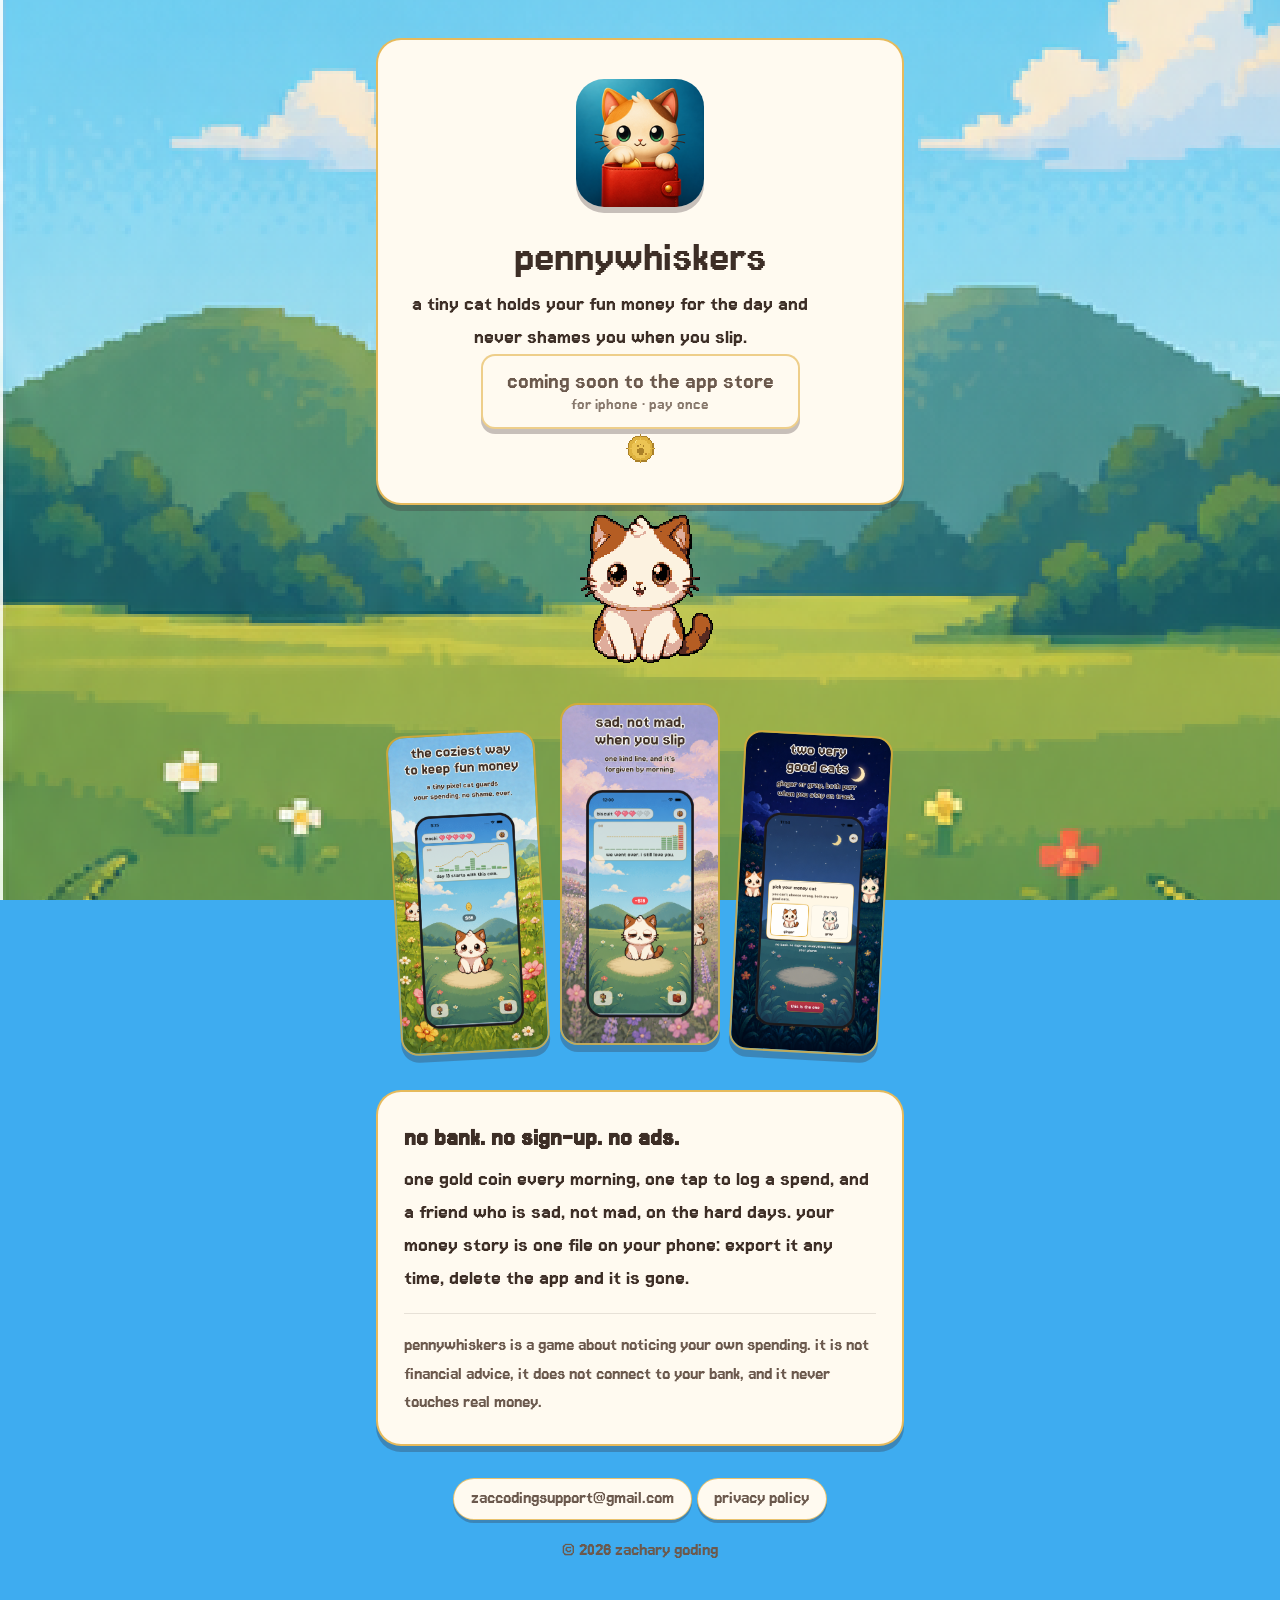
<file: index.html>
<!doctype html>
<html lang="en">
<head>
<meta charset="utf-8">
<meta name="viewport" content="width=device-width, initial-scale=1">
<title>Pennywhiskers: a kind pet for your fun money</title>
<meta name="description" content="A tiny cat holds your fun money for the day and never shames you when you slip. No bank, no sign-up. Everything stays on your phone.">
<link rel="icon" href="icon.png">
<link rel="stylesheet" href="style.css?v=8">
<style>
  .hero { text-align: center; padding: 2.4rem 1.5rem 4.6rem; margin-bottom: 12.4rem; }
  .icon { width: 128px; height: 128px; border-radius: 28px; box-shadow: 0 6px 0 var(--shadow); }
  .hero h1 { margin: 1rem 0 .5rem; }
  .hook { max-width: 26rem; margin: 0 auto 1.6rem; }
  .hero .cat { left: 50%; bottom: -170px; margin-left: -92px; }
  .hero .coin { left: 50%; bottom: 40px; margin-left: -15px; }
  .shots { display: flex; justify-content: center; align-items: flex-end; gap: 1.1rem; padding: 0 .4rem; }
  .shots img { width: 29%; border-radius: 18px; box-shadow: 0 7px 0 var(--shadow); border: 2px solid rgba(224, 171, 56, 0.8); }
  .shots img:nth-child(1) { transform: rotate(-3deg) translateY(8px); }
  .shots img:nth-child(2) { width: 31%; }
  .shots img:nth-child(3) { transform: rotate(3deg) translateY(8px); }
  @media (max-width: 430px) {
    .hero { margin-bottom: 10.4rem; }
    .hero .cat { bottom: -144px; margin-left: -78px; }
    .shots { gap: .7rem; }
  }
  .promise strong { display: block; font-size: 26px; margin-bottom: .3rem; }
  
</style>
</head>
<body>
<div class="meadow" aria-hidden="true"></div>
<main>
  <section class="card hero">
    <img class="icon" src="icon.png" alt="the pennywhiskers app icon: a cat peeking out of a wallet">
    <h1>pennywhiskers</h1>
    <p class="hook">a tiny cat holds your fun money for the day and never shames you when you slip.</p>
    <span class="button quiet">coming soon to the app store<small>for iphone · pay once</small></span>
    <img class="coin" src="coin.png" alt="">
    <img class="cat" src="cat.png" alt="mochi, the ginger money cat, sitting in the meadow">
  </section>

  <div class="shots">
    <img src="shot-01-hero.png" alt="the meadow: mochi guarding the day's coin">
    <img src="shot-04-kind.png" alt="a day over budget: the cat is sad, not mad, and it is forgiven by morning">
    <img src="shot-06-cats.png" alt="picking your money cat: ginger or gray">
  </div>

  <section class="card promise">
    <p><strong>no bank. no sign-up. no ads.</strong>one gold coin every morning, one tap to log a spend, and a friend who is sad, not mad, on the hard days. your money story is one file on your phone: export it any time, delete the app and it is gone.</p>
    <hr>
    <p class="subtle small">pennywhiskers is a game about noticing your own spending. it is not financial advice, it does not connect to your bank, and it never touches real money.</p>
  </section>

  <footer>
    <a class="pill" href="mailto:zaccodingsupport@gmail.com">zaccodingsupport@gmail.com</a>
    <a class="pill" href="privacy.html">privacy policy</a>
    <p class="subtle small" style="margin-top:1rem">© 2026 zachary goding</p>
  </footer>
</main>
</body>
</html>
</file>
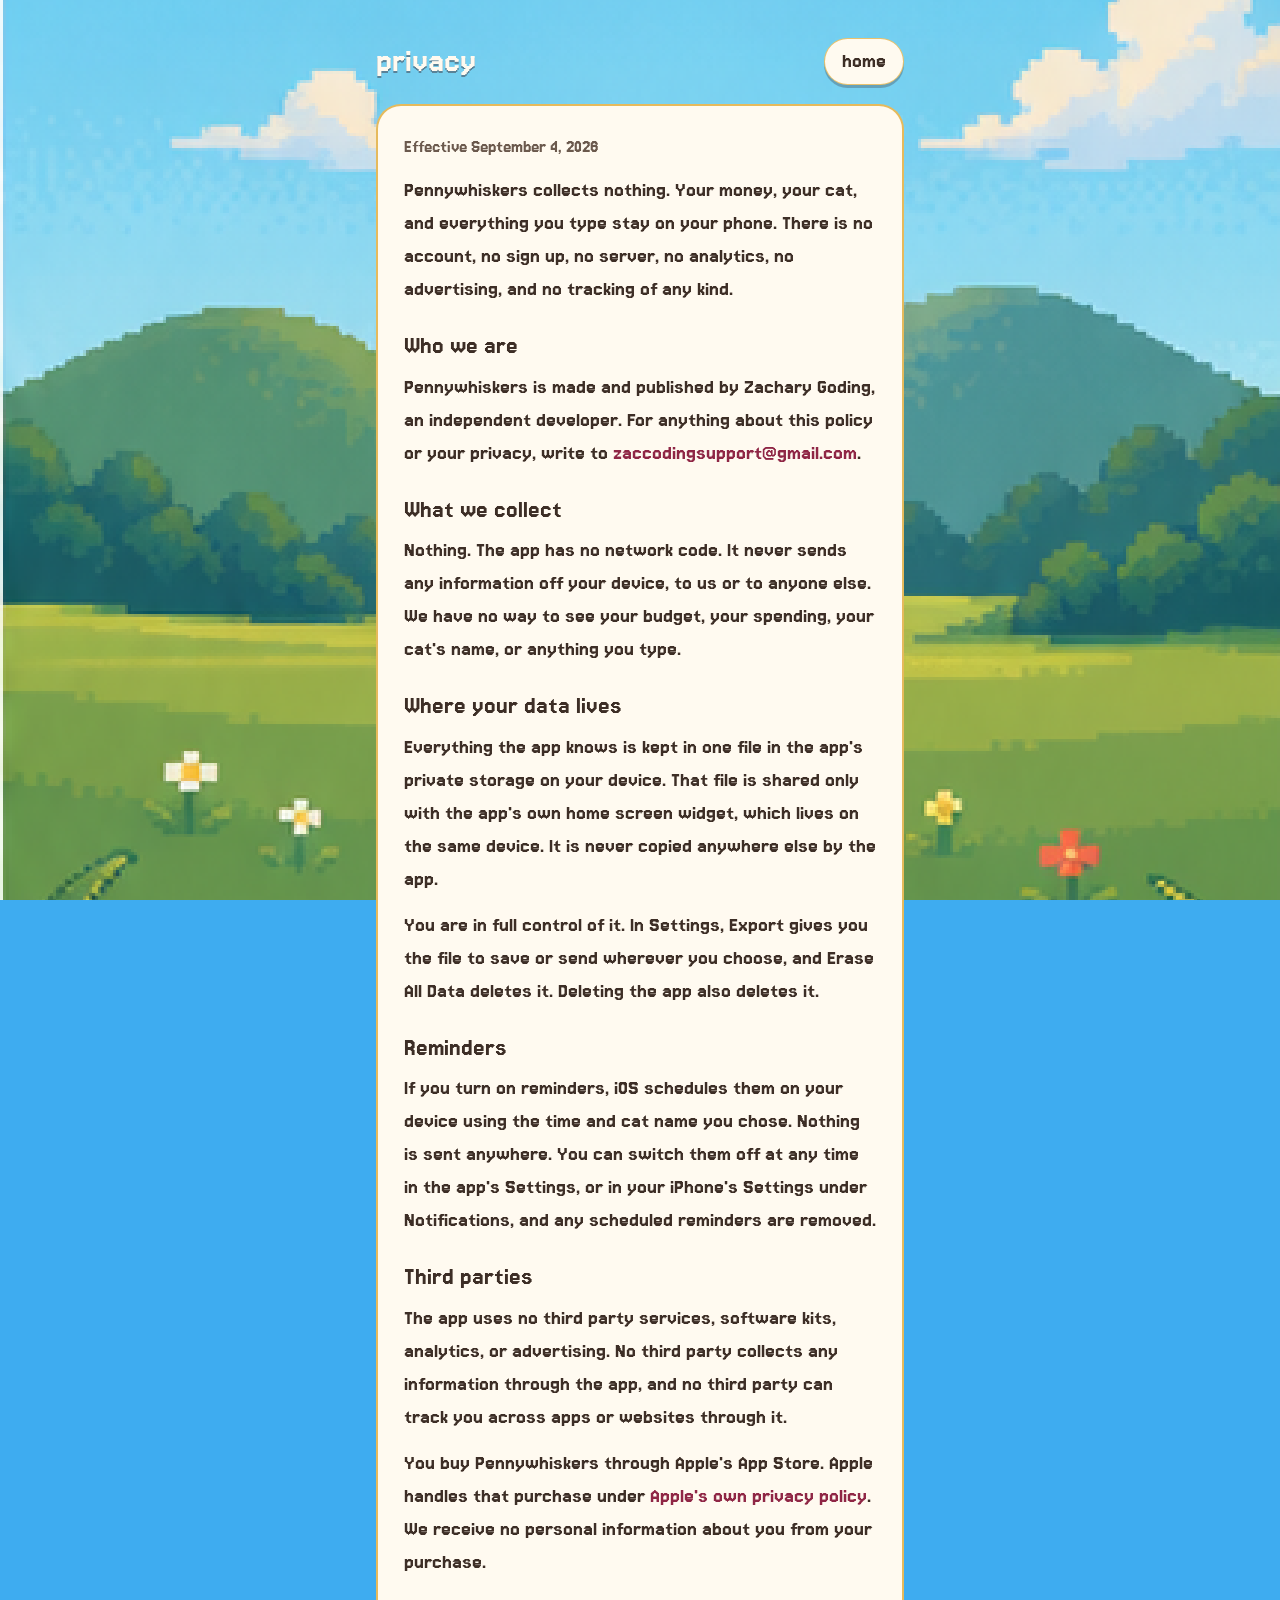
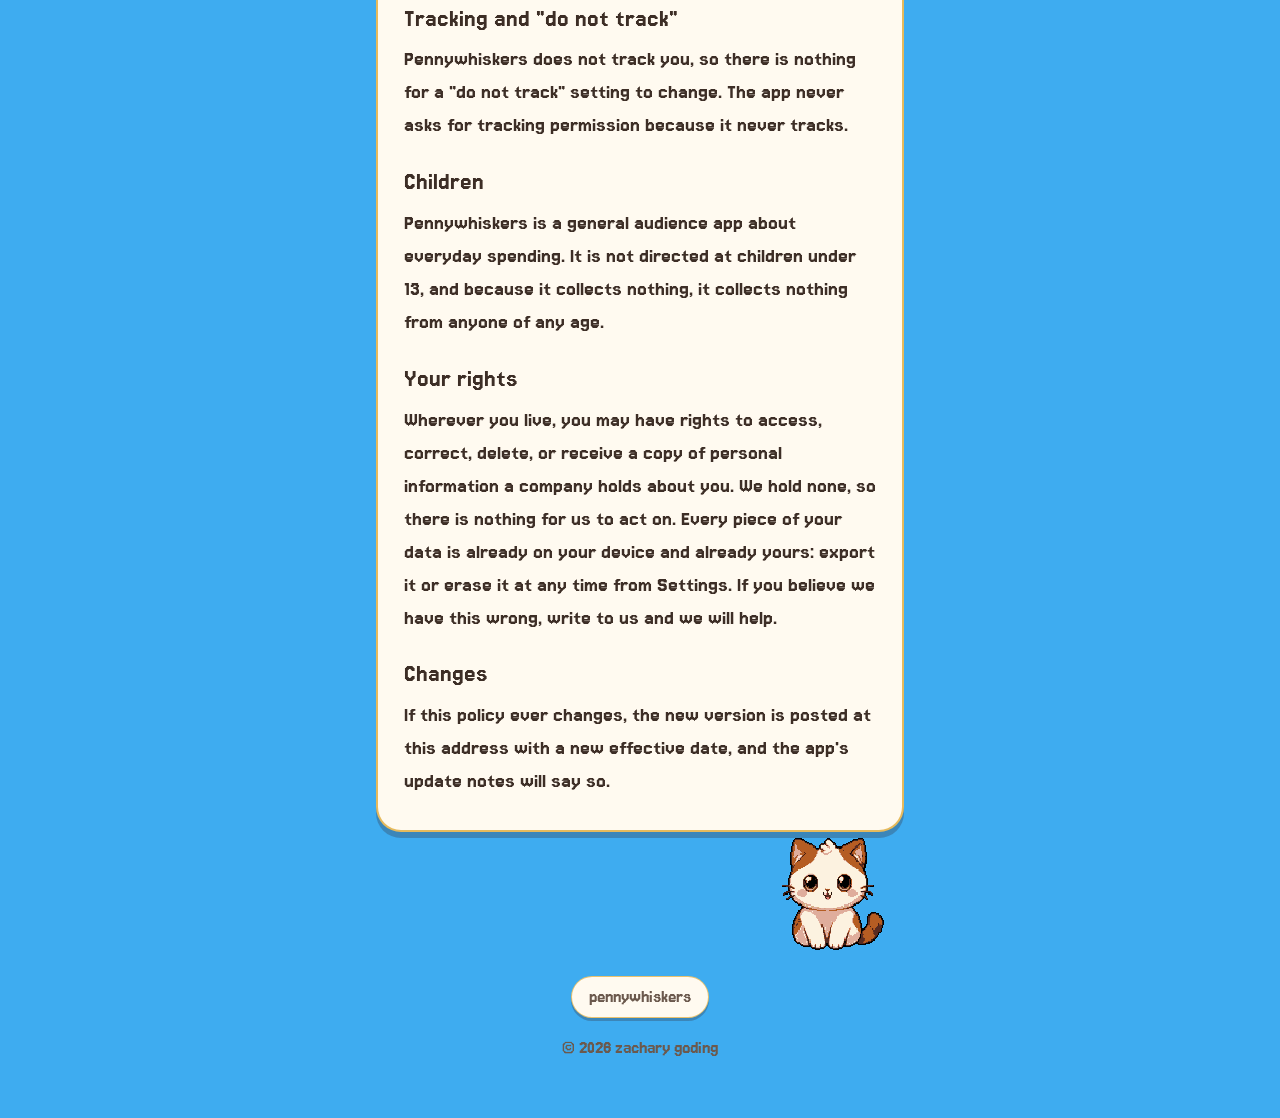
<file: privacy.html>
<!doctype html>
<html lang="en">
<head>
<meta charset="utf-8">
<meta name="viewport" content="width=device-width, initial-scale=1">
<title>Pennywhiskers Privacy Policy</title>
<meta name="description" content="Pennywhiskers collects nothing. Your money, your cat, and everything you type stay on your phone.">
<link rel="icon" href="icon.png">
<link rel="stylesheet" href="style.css?v=8">
<style>
  .topbar { display: flex; align-items: center; justify-content: space-between; margin-bottom: 1.2rem; }
  .topbar h1 { font-size: 36px; color: var(--cream); text-shadow: 0 2px 0 rgba(56,38,46,.45); }
  .policy { padding-bottom: 2rem; }
  .policy .cat { right: 4px; bottom: -128px; width: 140px; height: 140px; }
</style>
</head>
<body>
<div class="meadow" aria-hidden="true"></div>
<main>
  <div class="topbar">
    <h1>privacy</h1>
    <a class="pill" href="index.html">home</a>
  </div>

  <section class="card policy">
    <p class="subtle small">Effective September 4, 2026</p>
    <p>Pennywhiskers collects nothing. Your money, your cat, and everything you type stay on your phone. There is no account, no sign up, no server, no analytics, no advertising, and no tracking of any kind.</p>

    <h2>Who we are</h2>
    <p>Pennywhiskers is made and published by Zachary Goding, an independent developer. For anything about this policy or your privacy, write to <a href="mailto:zaccodingsupport@gmail.com">zaccodingsupport@gmail.com</a>.</p>

    <h2>What we collect</h2>
    <p>Nothing. The app has no network code. It never sends any information off your device, to us or to anyone else. We have no way to see your budget, your spending, your cat's name, or anything you type.</p>

    <h2>Where your data lives</h2>
    <p>Everything the app knows is kept in one file in the app's private storage on your device. That file is shared only with the app's own home screen widget, which lives on the same device. It is never copied anywhere else by the app.</p>
    <p>You are in full control of it. In Settings, Export gives you the file to save or send wherever you choose, and Erase All Data deletes it. Deleting the app also deletes it.</p>

    <h2>Reminders</h2>
    <p>If you turn on reminders, iOS schedules them on your device using the time and cat name you chose. Nothing is sent anywhere. You can switch them off at any time in the app's Settings, or in your iPhone's Settings under Notifications, and any scheduled reminders are removed.</p>

    <h2>Third parties</h2>
    <p>The app uses no third party services, software kits, analytics, or advertising. No third party collects any information through the app, and no third party can track you across apps or websites through it.</p>
    <p>You buy Pennywhiskers through Apple's App Store. Apple handles that purchase under <a href="https://www.apple.com/legal/privacy/">Apple's own privacy policy</a>. We receive no personal information about you from your purchase.</p>

    <h2>Tracking and "do not track"</h2>
    <p>Pennywhiskers does not track you, so there is nothing for a "do not track" setting to change. The app never asks for tracking permission because it never tracks.</p>

    <h2>Children</h2>
    <p>Pennywhiskers is a general audience app about everyday spending. It is not directed at children under 13, and because it collects nothing, it collects nothing from anyone of any age.</p>

    <h2>Your rights</h2>
    <p>Wherever you live, you may have rights to access, correct, delete, or receive a copy of personal information a company holds about you. We hold none, so there is nothing for us to act on. Every piece of your data is already on your device and already yours: export it or erase it at any time from Settings. If you believe we have this wrong, write to us and we will help.</p>

    <h2>Changes</h2>
    <p>If this policy ever changes, the new version is posted at this address with a new effective date, and the app's update notes will say so.</p>

    <img class="cat" src="cat.png" alt="">
  </section>

  <footer style="margin-top:9rem">
    <a class="pill" href="index.html">pennywhiskers</a>
    <p class="subtle small" style="margin-top:1rem">© 2026 zachary goding</p>
  </footer>
</main>
</body>
</html>
</file>
<file: style.css>
/* standing in the meadow: the app's own painting is the page, the cat is
   on it, and the words sit in the same cream cards the app uses over it */
@font-face {
  font-family: "Jersey 15";
  src: url("Jersey15.ttf") format("truetype");
  font-display: swap;
}

:root {
  --cream: #fffaf0;
  --ink: #3d2e26;
  --subtle: #6b594d;
  --gold: #e0ab38;
  --red: #c2383f;
  --red-deep: #8f2645;
  --sky: #3eacf0;
  --shadow: rgba(56, 38, 46, 0.28);
  --hairline: rgba(61, 46, 38, 0.12);
}

* { box-sizing: border-box; margin: 0; }
html { -webkit-text-size-adjust: 100%; }

body {
  font-family: "Jersey 15", "Courier New", monospace;
  color: var(--ink);
  background: var(--sky);
  min-height: 100vh;
  line-height: 1.5;
  font-size: 22px;
}

/* the meadow, pinned behind everything and scaled with crisp pixels */
.meadow {
  position: fixed;
  inset: 0;
  z-index: -1;
  background: var(--sky) url("meadow.png") center 58% / cover no-repeat;
  image-rendering: pixelated;
  image-rendering: crisp-edges;
}

main {
  max-width: 560px;
  margin: 0 auto;
  padding: 2.4rem 1rem 3.5rem;
}

/* the app's pixel panel */
.card {
  position: relative;
  background: var(--cream);
  border: 2px solid rgba(224, 171, 56, 0.8);
  border-radius: 25px;
  padding: 1.7rem 1.6rem;
  box-shadow: 0 6px 0 var(--shadow);
}
.card + .card, .card + .shots, .shots + .card { margin-top: 2.8rem; }
.card p { margin: 0; }
.card p + p { margin-top: .8rem; }
.card h2 { font-size: 26px; font-weight: 400; margin: 1.3rem 0 .3rem; }
.card h2:first-child { margin-top: 0; }
.card hr { border: 0; border-top: 1px solid var(--hairline); margin: 1.1rem 0; }

a { color: var(--red-deep); text-decoration: none; }
a:hover { text-decoration: underline; }
.subtle { color: var(--subtle); }
.small { font-size: 19px; }

h1 { font-size: 46px; font-weight: 400; line-height: 1; }

/* the cream pill the app uses for its name tag and the done button */
.pill {
  display: inline-block;
  font-size: 22px;
  color: var(--ink);
  background: var(--cream);
  border: 1.5px solid rgba(224, 171, 56, 0.7);
  border-radius: 999px;
  padding: .35rem 1.05rem;
  box-shadow: 0 3px 0 var(--shadow);
  text-decoration: none;
}
.pill:hover { text-decoration: none; }

/* the lucky red button */
.button {
  display: inline-block;
  font-family: inherit;
  font-size: 24px;
  line-height: 1.15;
  color: #fff;
  background: linear-gradient(180deg, var(--red) 0%, var(--red-deep) 100%);
  border: 2px solid rgba(224, 171, 56, 0.85);
  border-radius: 14px;
  padding: .75rem 1.5rem;
  box-shadow: 0 5px 0 var(--shadow);
  text-decoration: none;
  white-space: nowrap;
}
@media (max-width: 430px) {
  .button { font-size: 21px; padding: .6rem 1.1rem; }
  .button small { font-size: 16px; }
}
.button.quiet {
  color: var(--subtle);
  background: var(--cream);
  border-color: rgba(224, 171, 56, 0.55);
  cursor: default;
}
.button small { display: block; font-size: 17px; opacity: .8; }

/* the cat, sitting in front of a card the way it sits in front of its
   dirt patch, breathing slowly */
.cat {
  position: absolute;
  width: 184px;
  height: 184px;
  image-rendering: pixelated;
  image-rendering: crisp-edges;
  transform-origin: 50% 100%;
  animation: breathe 4.2s ease-in-out infinite;
}
.coin {
  position: absolute;
  width: 30px;
  height: 30px;
  image-rendering: pixelated;
  image-rendering: crisp-edges;
  animation: bob 2.6s ease-in-out infinite;
}
@keyframes breathe { 0%, 100% { transform: scaleY(1); } 50% { transform: scaleY(1.025); } }
@keyframes bob { 0%, 100% { transform: translateY(0); } 50% { transform: translateY(-5px); } }
@media (prefers-reduced-motion: reduce) { .cat, .coin { animation: none; } }
@media (max-width: 430px) { .cat { width: 156px; height: 156px; } }

footer {
  margin-top: 2rem;
  text-align: center;
}
footer .pill { font-size: 19px; color: var(--subtle); }
</file>
